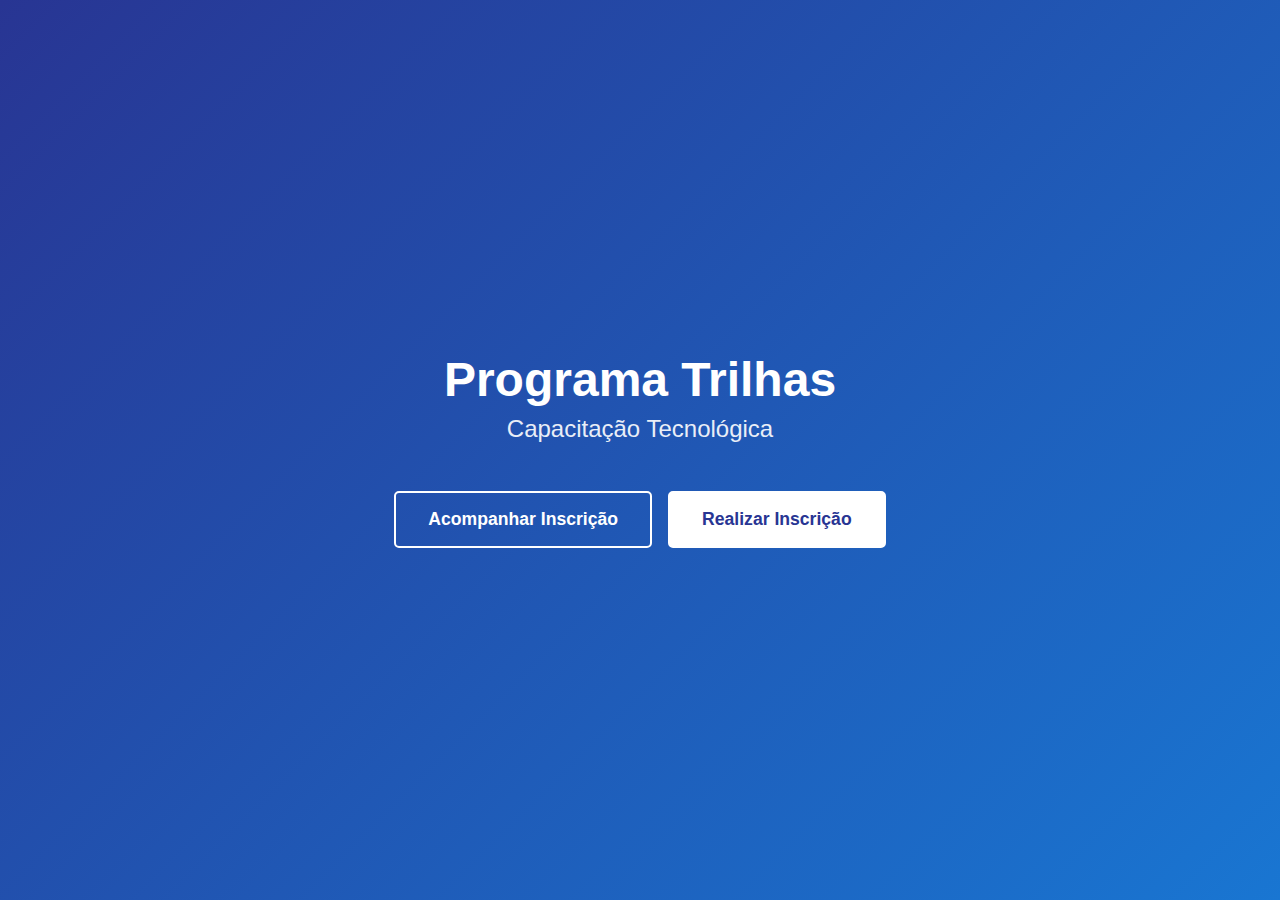
<file: index.html>
<!DOCTYPE html>
<html lang="pt-BR">

<head>
    <meta charset="UTF-8">
    <meta name="viewport" content="width=device-width, initial-scale=1.0">
    <title>Programa de Capacitação Tecnológica</title>
    <link rel="stylesheet" href="styles.css">
</head>

<body>
    <div class="container">
        <div class="content">
            <h1>Programa Trilhas</h1>
            <p>Capacitação Tecnológica</p>
            <div class="buttons">
                <a href="acompanhar.html" class="btn">Acompanhar Inscrição</a>
                <a href="formulario.html" class="btn primary">Realizar Inscrição</a>
            </div>
        </div>
    </div>
</body>

</html>
</file>
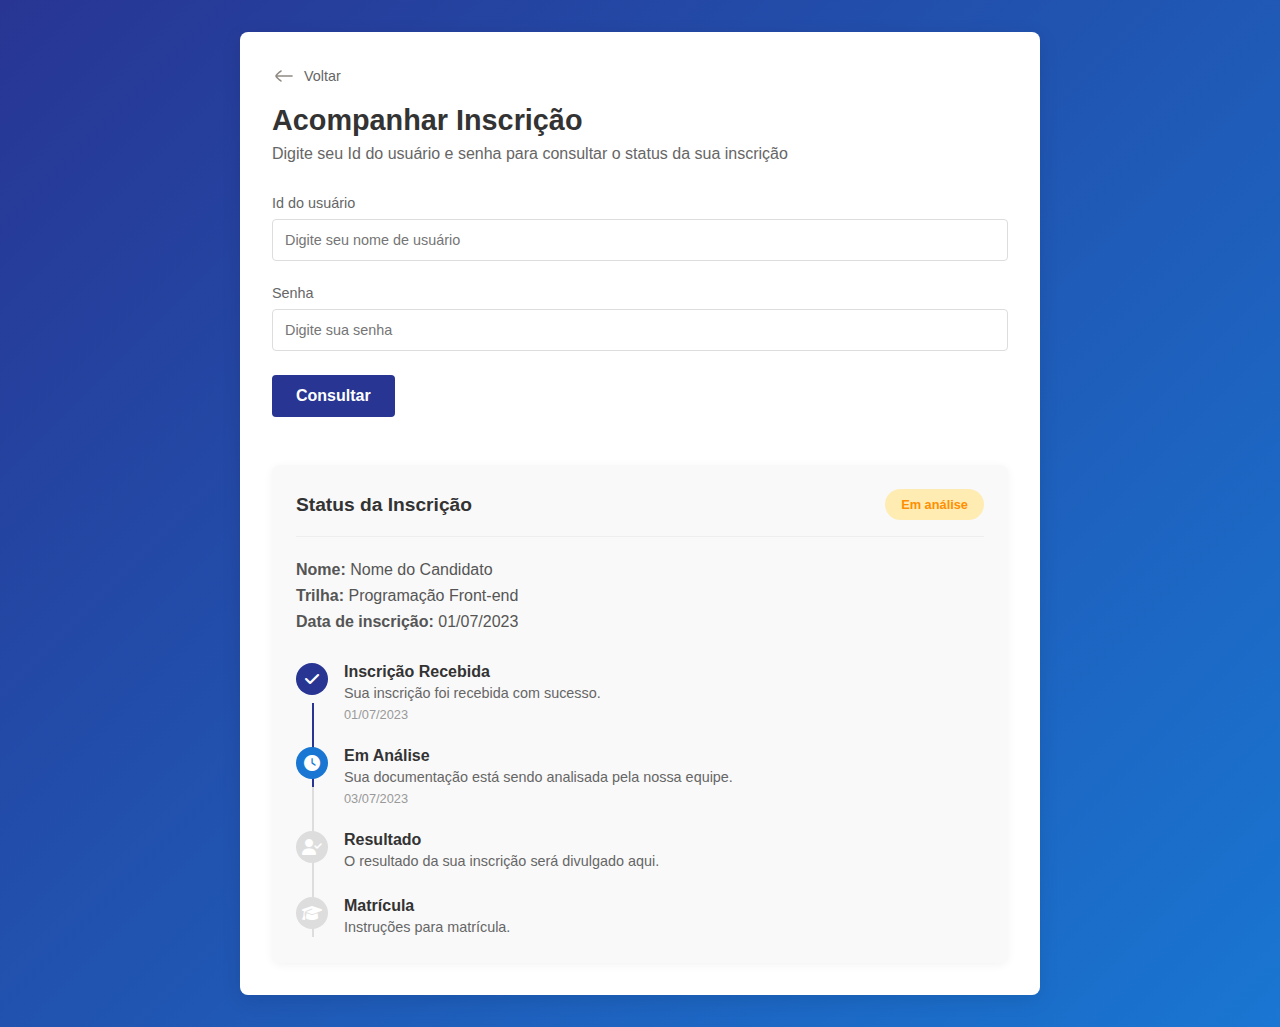
<file: acompanhar.html>
<!DOCTYPE html>
<html lang="pt-BR">

<head>
    <meta charset="UTF-8">
    <meta name="viewport" content="width=device-width, initial-scale=1.0">
    <title>Acompanhar Inscrição - Programa Trilhas</title>
    <link rel="stylesheet" href="acompanhar.css">
    <link rel="stylesheet" href="https://cdnjs.cloudflare.com/ajax/libs/font-awesome/6.4.0/css/all.min.css">
</head>

<body>
    <div class="container">
        <div class="content">
            <a href="index.html" class="back-button">
                <img src="imagens/arrow-left-02.png" alt="Voltar"> Voltar
            </a>

            <h1>Acompanhar Inscrição</h1>
            <p>Digite seu Id do usuário e senha para consultar o status da sua inscrição</p>

            <form action="#" method="post" class="search-form">
                <div class="form-group">
                    <label for="nome">Id do usuário</label>
                    <input type="text" id="nome" name="nome" placeholder="Digite seu nome de usuário">
                </div>

                <div class="form-group">
                    <label for="senha">Senha</label>
                    <input type="password" id="senha" name="senha" placeholder="Digite sua senha">
                </div>

                <button type="submit" class="btn">Consultar</button>
            </form>

            <!-- Esta seção ficaria oculta inicialmente e seria mostrada após a consulta -->
            <div class="result-section">
                <div class="status-card">
                    <div class="status-header">
                        <h2>Status da Inscrição</h2>
                        <span class="status-badge pending">Em análise</span>
                    </div>

                    <div class="candidate-info">
                        <p><strong>Nome:</strong> <span id="candidate-name">Nome do Candidato</span></p>
                        <p><strong>Trilha:</strong> <span id="candidate-track">Programação Front-end</span></p>
                        <p><strong>Data de inscrição:</strong> <span id="application-date">01/07/2023</span></p>
                    </div>

                    <div class="steps">
                        <div class="step completed">
                            <div class="step-icon">
                                <i class="fas fa-check"></i>
                            </div>
                            <div class="step-content">
                                <h3>Inscrição Recebida</h3>
                                <p>Sua inscrição foi recebida com sucesso.</p>
                                <span class="step-date">01/07/2023</span>
                            </div>
                        </div>

                        <div class="step current">
                            <div class="step-icon">
                                <i class="fas fa-clock"></i>
                            </div>
                            <div class="step-content">
                                <h3>Em Análise</h3>
                                <p>Sua documentação está sendo analisada pela nossa equipe.</p>
                                <span class="step-date">03/07/2023</span>
                            </div>
                        </div>

                        <div class="step">
                            <div class="step-icon">
                                <i class="fas fa-user-check"></i>
                            </div>
                            <div class="step-content">
                                <h3>Resultado</h3>
                                <p>O resultado da sua inscrição será divulgado aqui.</p>
                            </div>
                        </div>

                        <div class="step">
                            <div class="step-icon">
                                <i class="fas fa-graduation-cap"></i>
                            </div>
                            <div class="step-content">
                                <h3>Matrícula</h3>
                                <p>Instruções para matrícula.</p>
                            </div>
                        </div>
                    </div>
                </div>
            </div>
        </div>
    </div>
</body>

</html>
</file>
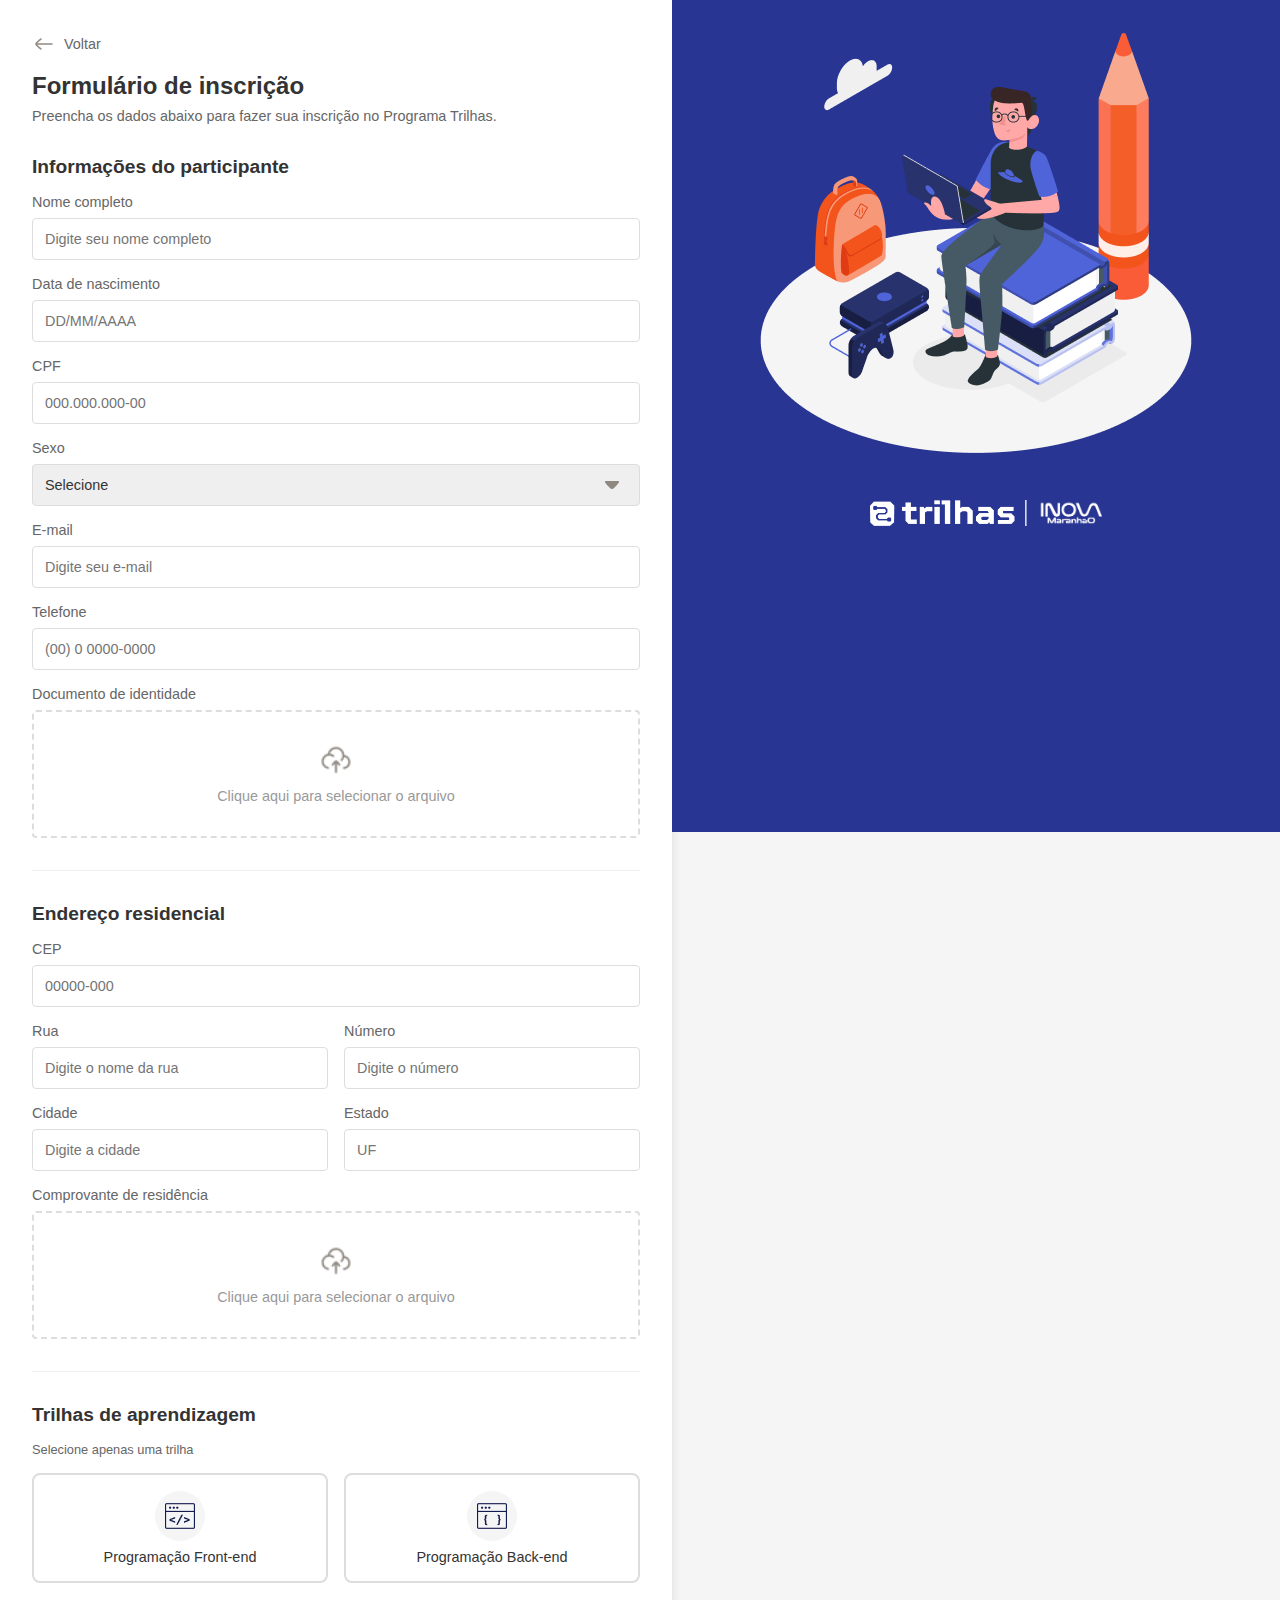
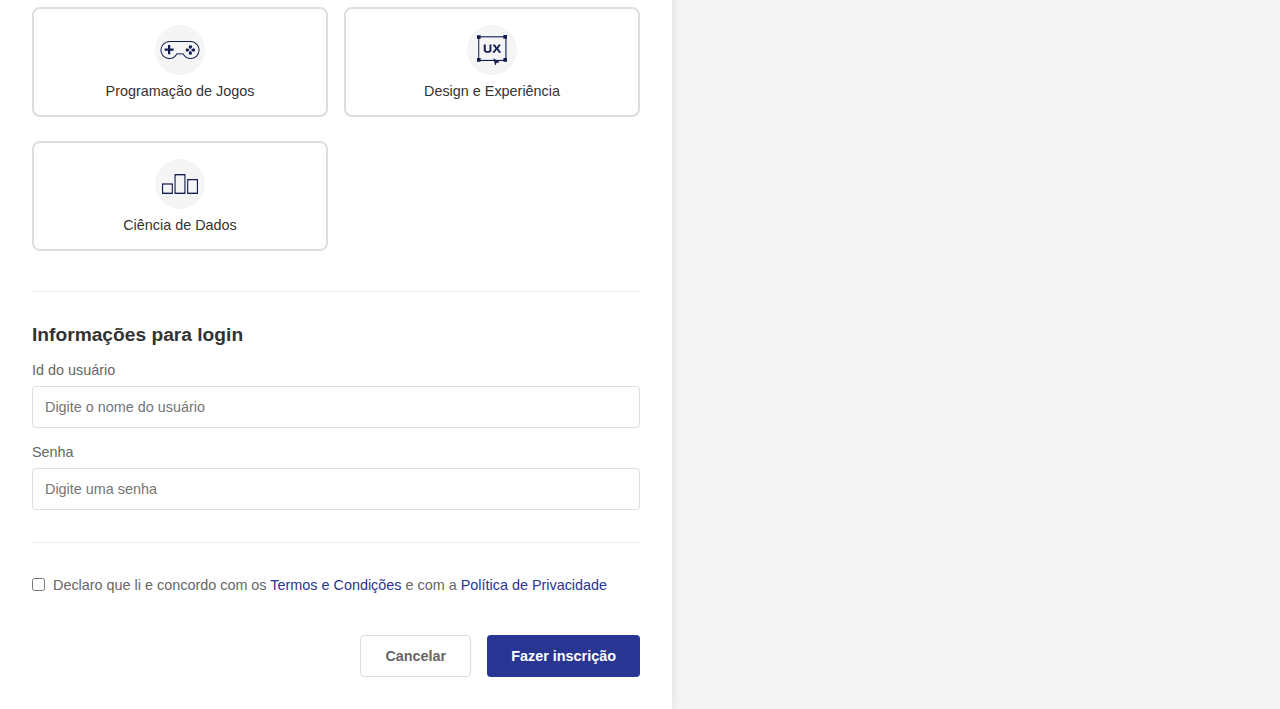
<file: formulario.html>
<!DOCTYPE html>
<html lang="pt-BR">

<head>
    <meta charset="UTF-8">
    <meta name="viewport" content="width=device-width, initial-scale=1.0">
    <title>Formulário de Inscrição - Programa Trilhas</title>
    <link rel="stylesheet" href="formulario.css">
    
</head>

<body>
    <div class="container">
        <div class="form-container">
            <div class="form-header">
                <a href="index.html" class="back-button">
                    <img src="imagens/arrow-left-02.png" alt="Voltar"> Voltar
                </a>
                <h1>Formulário de inscrição</h1>
                <p>Preencha os dados abaixo para fazer sua inscrição no Programa Trilhas.</p>
            </div>

            <form action="#" method="post">
                <section class="form-section">
                    <h2>Informações do participante</h2>

                    <div class="form-group">
                        <label for="nome">Nome completo</label>
                        <input type="text" id="nome" name="nome" placeholder="Digite seu nome completo">
                    </div>

                    <div class="form-group">
                        <label for="data">Data de nascimento</label>
                        <input type="text" id="data" name="data" placeholder="DD/MM/AAAA">
                    </div>

                    <div class="form-group">
                        <label for="cpf">CPF</label>
                        <input type="text" id="cpf" name="cpf" placeholder="000.000.000-00">
                    </div>

                    <div class="form-group">
                        <label for="sexo">Sexo</label>
                        <div class="select-wrapper">
                            <select id="sexo" name="sexo">
                                <option value="">Selecione</option>
                                <option value="feminino">Feminino</option>
                                <option value="masculino">Masculino</option>
                                <option value="outro">Outro</option>
                                <option value="prefiro-nao-dizer">Prefiro não dizer</option>
                            </select>
                            <img src="imagens/arrow-down-01.png" alt="Seta para baixo">
                        </div>
                    </div>

                    <div class="form-group">
                        <label for="email">E-mail</label>
                        <input type="email" id="email" name="email" placeholder="Digite seu e-mail">
                    </div>

                    <div class="form-group">
                        <label for="telefone">Telefone</label>
                        <input type="text" id="telefone" name="telefone" placeholder="(00) 0 0000-0000">
                    </div>

                    <div class="form-group">
                        <label for="documento">Documento de identidade</label>
                        <div class="file-upload">
                            <input type="file" id="documento" name="documento" class="file-input">
                            <div class="file-placeholder">
                                <img src="imagens/cloud-upload.png" alt="Ícone de upload de arquivo">
                                <p>Clique aqui para selecionar o arquivo</p>
                            </div>
                        </div>
                    </div>
                </section>

                <section class="form-section">
                    <h2>Endereço residencial</h2>

                    <div class="form-group">
                        <label for="cep">CEP</label>
                        <input type="text" id="cep" name="cep" placeholder="00000-000">
                    </div>

                    <div class="form-row">
                        <div class="form-group">
                            <label for="rua">Rua</label>
                            <input type="text" id="rua" name="rua" placeholder="Digite o nome da rua">
                        </div>

                        <div class="form-group">
                            <label for="numero">Número</label>
                            <input type="text" id="numero" name="numero" placeholder="Digite o número">
                        </div>
                    </div>

                    <div class="form-row">
                        <div class="form-group">
                            <label for="cidade">Cidade</label>
                            <input type="text" id="cidade" name="cidade" placeholder="Digite a cidade">
                        </div>

                        <div class="form-group">
                            <label for="estado">Estado</label>
                            <input type="text" id="estado" name="estado" placeholder="UF">
                        </div>
                    </div>

                    <div class="form-group">
                        <label for="comprovante">Comprovante de residência</label>
                        <div class="file-upload">
                            <input type="file" id="comprovante" name="comprovante" class="file-input">
                            <div class="file-placeholder">
                                <img src="imagens/cloud-upload.png" alt="Ícone de upload de arquivo">
                                <p>Clique aqui para selecionar o arquivo</p>
                            </div>
                        </div>
                    </div>
                </section>

                <section class="form-section">
                    <h2>Trilhas de aprendizagem</h2>
                    <p class="help-text">Selecione apenas uma trilha</p>

                    <div class="trilhas-grid">
                        <div class="trilha-option">
                            <input type="radio" id="trilha-frontend" name="trilha" value="frontend">
                            <label for="trilha-frontend">
                                <div class="trilha-content">
                                    <img src="imagens/check.png" alt="check" class="check-icon">
                                    <div class="trilha-icon">
                                        <img src="imagens/front-end.png" alt="Ícone de trilha Front-end">
                                    </div>
                                    <span>Programação Front-end</span>
                                </div>
                            </label>
                        </div>

                        <div class="trilha-option">
                            <input type="radio" id="trilha-backend" name="trilha" value="backend">
                            <label for="trilha-backend">
                                <div class="trilha-content">
                                    <div class="trilha-icon">
                                        <img src="imagens/check.png" alt="check" class="check-icon">
                                        <img src="imagens/back-end.png" alt="Ícone de trilha Back-end">
                                    </div>
                                    <span>Programação Back-end</span>
                                </div>
                            </label>
                        </div>

                        <div class="trilha-option">
                            <input type="radio" id="trilha-jogos" name="trilha" value="jogos">
                            <label for="trilha-jogos">
                                <div class="trilha-content">
                                    <img src="imagens/check.png" alt="check" class="check-icon">
                                    <div class="trilha-icon">
                                        <img src="imagens/jogos.png" alt="Ícone de trilha Jogos">
                                    </div>
                                    <span>Programação de Jogos</span>
                                </div>
                            </label>
                        </div>

                        <div class="trilha-option">
                            <input type="radio" id="trilha-ux" name="trilha" value="ux">
                            <label for="trilha-ux">
                                <div class="trilha-content">
                                    <img src="imagens/check.png" alt="check" class="check-icon">
                                    <div class="trilha-icon">
                                        <img src="imagens/ux.png" alt="">
                                    </div>
                                    <span>Design e Experiência</span>
                                </div>
                            </label>
                        </div>

                        <div class="trilha-option">
                            <input type="radio" id="trilha-dados" name="trilha" value="dados">
                            <label for="trilha-dados">
                                <div class="trilha-content">
                                    <img src="imagens/check.png" alt="check" class="check-icon">
                                    <div class="trilha-icon">
                                        <img src="imagens/Frame 48095973.png" alt="Ícone de trilha Ciência de Dados">
                                    </div>
                                    <span>Ciência de Dados</span>
                                </div>
                            </label>
                        </div>
                    </div>
                </section>

                <section class="form-section">
                    <h2>Informações para login</h2>

                    <div class="form-group">
                        <label for="nome">Id do usuário</label>
                        <input type="text" id="nome" name="nome" placeholder="Digite o nome do usuário">
                    </div>

                    <div class="form-group">
                        <label for="senha">Senha</label>
                        <input type="password" id="senha" name="senha" placeholder="Digite uma senha">
                    </div>

                </section>

                <div class="terms-container">
                    <div class="checkbox-group">
                        <input type="checkbox" id="termos" name="termos" required>
                        <label for="termos">
                            Declaro que li e concordo com os <a href="#" class="link">Termos e Condições</a> e com a <a
                                href="#" class="link">Política de Privacidade</a>
                        </label>
                    </div>
                </div>

                <div class="form-buttons">
                    <button type="button" class="btn cancel" onclick="location.href='index.html'">Cancelar</button>
                    <button type="submit" class="btn submit">Fazer inscrição</button>
                </div>
            </form>
        </div>

        <div class="ilustracao">
            <div class="ilustracao-img">
                <img src="imagens/Ilustration.png" alt="Imagem de ilustracão">
            </div>
            <div class="ilustracao-logo">
                <img src="imagens/Vector.png" alt="Logo do programa Trilhas">
                <img src="imagens/Group.png" alt="Logo do programa Trilhas">
            </div>
        </div>
    </div>
</body>

</html>
</file>
<file: styles.css>
* {
    margin: 0;
    padding: 0;
    box-sizing: border-box;
    font-family: 'Segoe UI', Tahoma, Geneva, Verdana, sans-serif;
}

body {
    background: linear-gradient(135deg, #283593 0%, #1976D2 100%);
    height: 100vh;
    display: flex;
    justify-content: center;
    align-items: center;
    color: white;
}

.container {
    text-align: center;
    padding: 2rem;
    max-width: 600px;
}

h1 {
    font-size: 3rem;
    margin-bottom: 0.5rem;
}

p {
    font-size: 1.5rem;
    margin-bottom: 3rem;
    opacity: 0.9;
}

.buttons {
    display: flex;
    flex-direction: column;
    gap: 1rem;
}

.btn {
    display: inline-block;
    padding: 1rem 2rem;
    border-radius: 5px;
    text-decoration: none;
    font-weight: 600;
    font-size: 1.1rem;
    transition: all 0.3s ease;
    cursor: pointer;
    border: 2px solid white;
    color: white;
    background: transparent;
}

.btn.primary {
    background-color: white;
    color: #283593;
}

.btn:hover {
    transform: translateY(-3px);
    box-shadow: 0 5px 15px rgba(0, 0, 0, 0.2);
}

@media (min-width: 768px) {
    .buttons {
        flex-direction: row;
        justify-content: center;
    }

    .btn {
        min-width: 200px;
    }
}
</file>
<file: acompanhar.css>
* {
    margin: 0;
    padding: 0;
    box-sizing: border-box;
    font-family: 'Segoe UI', Tahoma, Geneva, Verdana, sans-serif;
}

body {
    background: linear-gradient(135deg, #283593 0%, #1976D2 100%);
    min-height: 100vh;
    display: flex;
    justify-content: center;
    align-items: center;
    color: #333;
    padding: 2rem;
}

.container {
    width: 100%;
    max-width: 800px;
}

.content {
    background-color: white;
    border-radius: 8px;
    padding: 2rem;
    box-shadow: 0 5px 20px rgba(0, 0, 0, 0.1);
}

.back-button {
    display: inline-flex;
    align-items: center;
    color: #666;
    text-decoration: none;
    margin-bottom: 1rem;
    font-size: 0.9rem;
    gap: 8px;
}

.back-button i {
    margin-right: 0.5rem;
}

input{
    outline-color: #283593;
 }

h1 {
    font-size: 1.8rem;
    color: #333;
    margin-bottom: 0.5rem;
}

p {
    color: #666;
    margin-bottom: 2rem;
}

.search-form {
    margin-bottom: 2rem;
}

.form-group {
    margin-bottom: 1.5rem;
}

label {
    display: block;
    font-size: 0.9rem;
    color: #666;
    margin-bottom: 0.5rem;
}

input[type="text"],
input[type="email"],
input[type="password"]
 {
    width: 100%;
    padding: 0.75rem;
    border: 1px solid #ddd;
    border-radius: 4px;
    font-size: 0.9rem;
    color: #333;
}

.btn {
    background-color: #283593;
    color: white;
    padding: 0.75rem 1.5rem;
    border: none;
    border-radius: 4px;
    font-weight: 600;
    font-size: 1rem;
    cursor: pointer;
    transition: background-color 0.3s;
}

.btn:hover {
    background-color: #1a237e;
}

.result-section {
    margin-top: 3rem;
}

.status-card {
    background-color: #f9f9f9;
    border-radius: 8px;
    padding: 1.5rem;
    box-shadow: 0 2px 10px rgba(0, 0, 0, 0.05);
}

.status-header {
    display: flex;
    justify-content: space-between;
    align-items: center;
    margin-bottom: 1.5rem;
    padding-bottom: 1rem;
    border-bottom: 1px solid #eee;
}

.status-header h2 {
    font-size: 1.2rem;
    color: #333;
}

.status-badge {
    padding: 0.5rem 1rem;
    border-radius: 50px;
    font-size: 0.8rem;
    font-weight: 600;
}

.status-badge.pending {
    background-color: #ffecb3;
    color: #ff8f00;
}

.status-badge.approved {
    background-color: #e8f5e9;
    color: #2e7d32;
}

.status-badge.rejected {
    background-color: #ffebee;
    color: #c62828;
}

.candidate-info {
    margin-bottom: 2rem;
}

.candidate-info p {
    margin-bottom: 0.5rem;
    color: #555;
}

.steps {
    display: flex;
    flex-direction: column;
    gap: 1.5rem;
}

.step {
    display: flex;
    gap: 1rem;
    position: relative;
}

.step:not(:last-child)::before {
    content: '';
    position: absolute;
    top: 2.5rem;
    left: 1rem;
    width: 2px;
    height: calc(100% + 1.5rem);
    background-color: #ddd;
    z-index: 0;
}

.step.completed:not(:last-child)::before {
    background-color: #283593;
}

.step-icon {
    width: 2rem;
    height: 2rem;
    background-color: #ddd;
    border-radius: 50%;
    display: flex;
    align-items: center;
    justify-content: center;
    z-index: 1;
    color: white;
    flex-shrink: 0;
}

.step.completed .step-icon {
    background-color: #283593;
}

.step.current .step-icon {
    background-color: #1976D2;
}

.step-content {
    flex: 1;
}

.step-content h3 {
    font-size: 1rem;
    margin-bottom: 0.25rem;
}

.step-content p {
    font-size: 0.9rem;
    margin-bottom: 0.25rem;
}

.step-date {
    font-size: 0.8rem;
    color: #999;
}
</file>
<file: formulario.css>
* {
    margin: 0;
    padding: 0;
    box-sizing: border-box;
    font-family: 'Segoe UI', Tahoma, Geneva, Verdana, sans-serif;
}

body {
    background-color: #f5f5f5;
    min-height: 100vh;
}

.container {
    display: flex;
    width: 100%;
    min-height: 100vh;
}

.form-container {
    flex: 1;
    background-color: #fff;
    padding: 2rem;
    max-width: 800px;
    overflow-y: auto;
    box-shadow: 0 0 10px rgba(0, 0, 0, 0.1);
}

.ilustracao {
    flex: 1;
    background-color: #283593;
    position: relative;
    overflow: hidden;
    height: 832px;
}

.ilustracao-img {
    margin: auto;
    object-fit: contain;
    display: flex;
    justify-content: center;
    align-items: center;
}

.ilustracao-logo {
    width: 212px;
    height: 26px;
    display: flex;
    margin: auto;
    margin-bottom: 15px;
    gap: 10px;
}

.form-header {
    margin-bottom: 2rem;
}

.back-button {
    display: inline-flex;
    align-items: center;
    color: #666;
    text-decoration: none;
    margin-bottom: 1rem;
    font-size: 0.9rem;
    gap: 8px;
}

.back-button i {
    margin-right: 0.5rem;
}

h1 {
    font-size: 1.5rem;
    color: #333;
    margin-bottom: 0.5rem;
}

input{
    outline-color: #283593;
 }

.form-header p {
    color: #666;
    font-size: 0.9rem;
}

.form-section {
    margin-bottom: 2rem;
    padding-bottom: 1rem;
    border-bottom: 1px solid #eee;
}

.form-section h2 {
    font-size: 1.2rem;
    color: #333;
    margin-bottom: 1rem;
}

.form-group {
    margin-bottom: 1rem;
}

.form-row {
    display: flex;
    gap: 1rem;
    margin-bottom: 1rem;
}

.form-row .form-group {
    flex: 1;
    margin-bottom: 0;
}

label {
    display: block;
    font-size: 0.9rem;
    color: #666;
    margin-bottom: 0.5rem;
}

input[type="text"],
input[type="email"],
input[type="password"],
select {
    width: 100%;
    padding: 0.75rem;
    border: 1px solid #ddd;
    border-radius: 4px;
    font-size: 0.9rem;
    color: #333;
}

.select-wrapper {
    position: relative;
}

.select-wrapper img {
    position: absolute;
    right: 1rem;
    top: 50%;
    transform: translateY(-50%);
    color: #666;
    pointer-events: none;
}

select {
    appearance: none;
    padding-right: 2rem;
}


.file-upload {
    position: relative;
    border: 2px dashed #ddd;
    border-radius: 4px;
    padding: 2rem;
    text-align: center;
    cursor: pointer;
    overflow: hidden;
}

.file-input {
    position: absolute;
    left: 0;
    top: 0;
    opacity: 0;
    width: 100%;
    height: 100%;
    cursor: pointer;
}

.file-placeholder {
    color: #999;
}

.file-placeholder img {
    width: 2rem;
    height: 2rem;
    margin-bottom: 0.5rem;
    color: #ddd;
}

.file-placeholder p {
    font-size: 0.9rem;
}

.help-text {
    font-size: 0.8rem;
    color: #666;
    margin-bottom: 1rem;
}

.trilhas-grid {
    display: grid;
    grid-template-columns: repeat(auto-fill, minmax(200px, 1fr));
    gap: 1rem;
    margin-bottom: 1rem;
}

.trilha-option {
    position: relative;
}

.trilha-option input[type="radio"] {
    position: absolute;
    opacity: 0;
    width: 0;
    height: 0;
}

.trilha-content {
    border: 2px solid #ddd;
    border-radius: 8px;
    padding: 1rem;
    text-align: center;
    cursor: pointer;
    transition: all 0.3s ease;
    height: 100%;
    display: flex;
    flex-direction: column;
    align-items: center;
    justify-content: center;
}

.trilha-option input[type="radio"]:checked+label .trilha-content {
    border-color: #283593;
    position: relative;
}

.trilha-option input[type="radio"]:checked+label .check-icon {
    display: block;
    position: absolute;
    left: 2%;
    bottom: 63%;
    transform: translateY(-50%);
    color: #666;
    pointer-events: none;
}

.check-icon {
    display: none;

    color: white;
    border-radius: 50%;
    width: 24px;
    height: 24px;
}

.trilha-icon {
    display: flex;
    align-items: center;
    justify-content: center;
    width: 50px;
    height: 50px;
    border-radius: 50%;
    background-color: #f5f5f5;
    margin-bottom: 0.5rem;
}

.trilha-option input[type="radio"]:checked+label .trilha-icon {
    background-color: white;


}


.trilha-content span {
    font-size: 0.9rem;
    color: #333;
}

.terms-container {
    margin-bottom: 2rem;
}

.checkbox-group {
    display: flex;
    align-items: flex-start;
}

.checkbox-group input[type="checkbox"] {
    margin-right: 0.5rem;
    margin-top: 0.2rem;
}

.checkbox-group label {
    font-size: 0.9rem;
    color: #666;
    line-height: 1.4;
}

.link {
    color: #283593;
    text-decoration: none;
}

.link:hover {
    text-decoration: underline;
}

.form-buttons {
    display: flex;
    justify-content: flex-end;
    gap: 1rem;
}

.btn {
    padding: 0.75rem 1.5rem;
    border-radius: 4px;
    font-weight: 600;
    font-size: 0.9rem;
    cursor: pointer;
    border: none;
}

.btn.cancel {
    background-color: transparent;
    border: 1px solid #ddd;
    color: #666;
}

.btn.submit {
    background-color: #283593;
    color: white;
}

.btn:hover {
    opacity: 0.9;
}

@media (max-width: 768px) {

    .container {
        flex-direction: column-reverse;
    }

}

@media (max-width: 426px) {

    .ilustracao-img img {
        width: 350px;
        height: 350px;
    }

}
</file>
